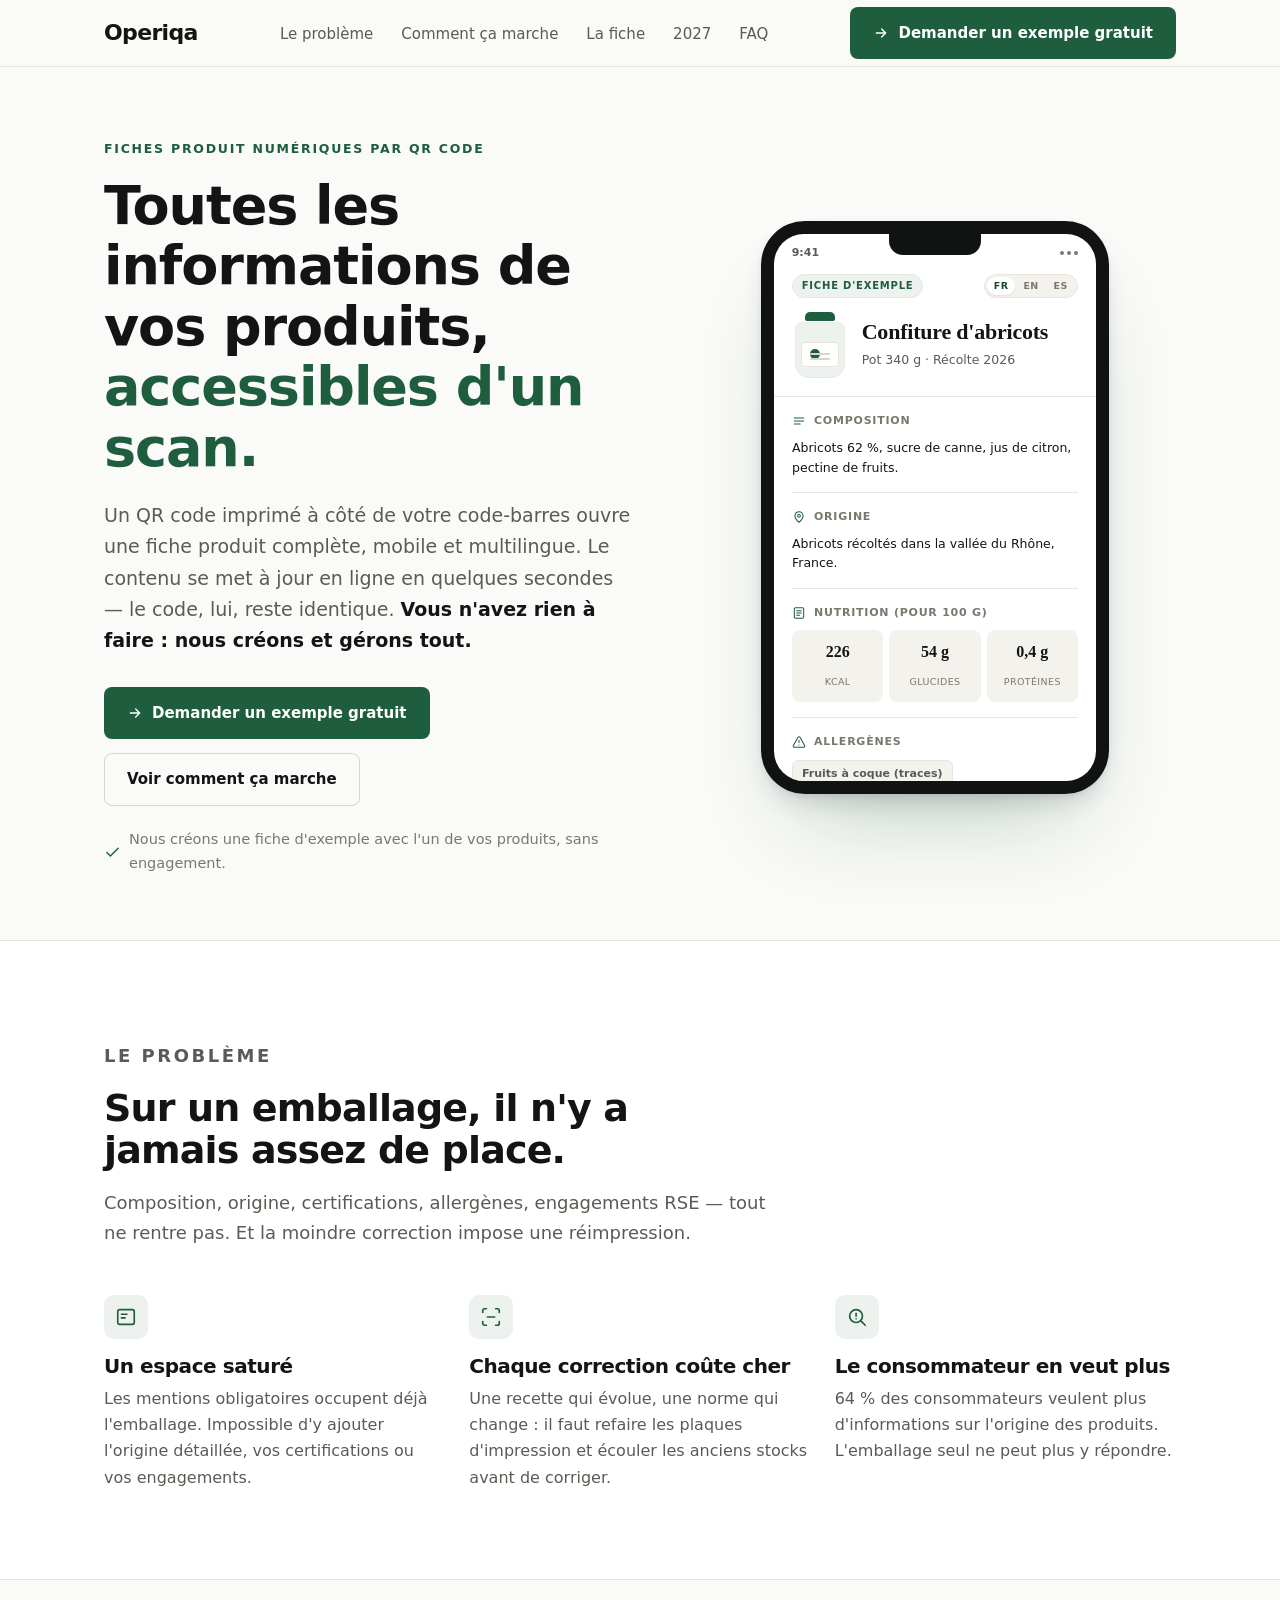
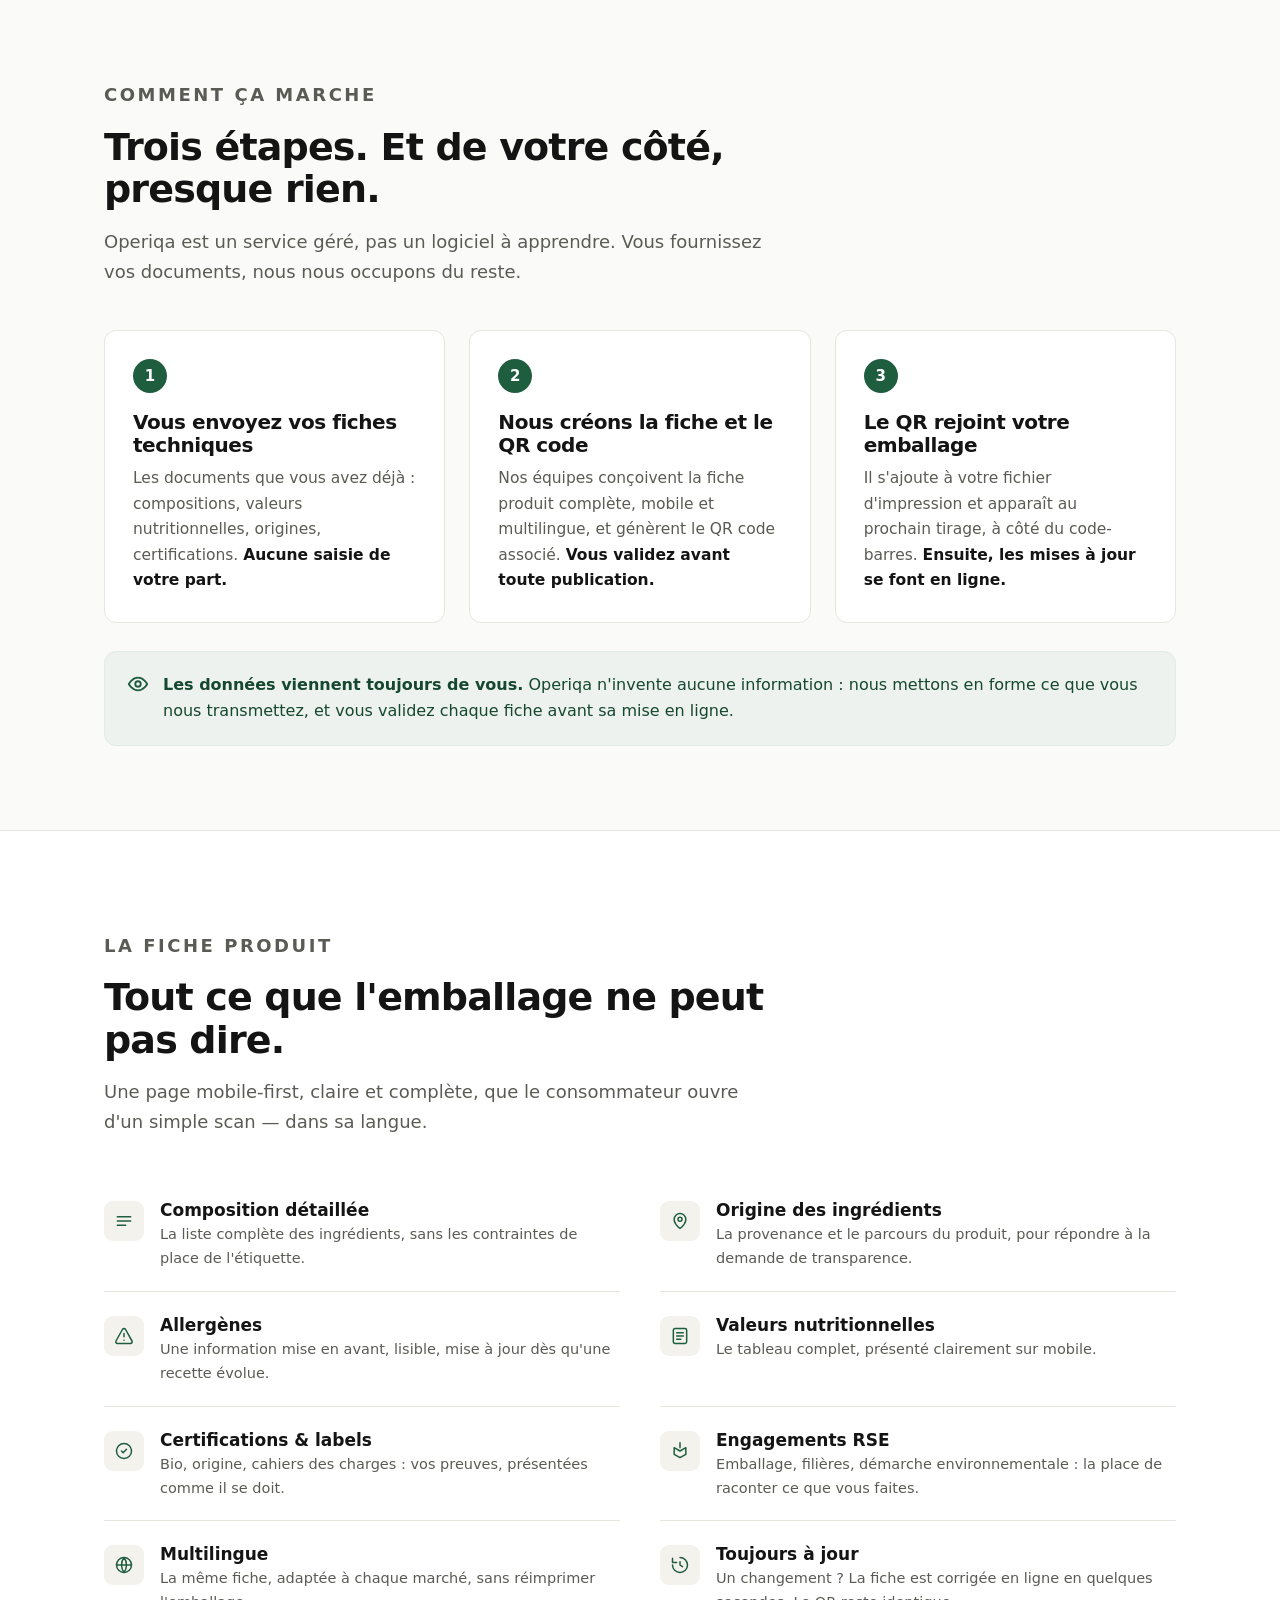
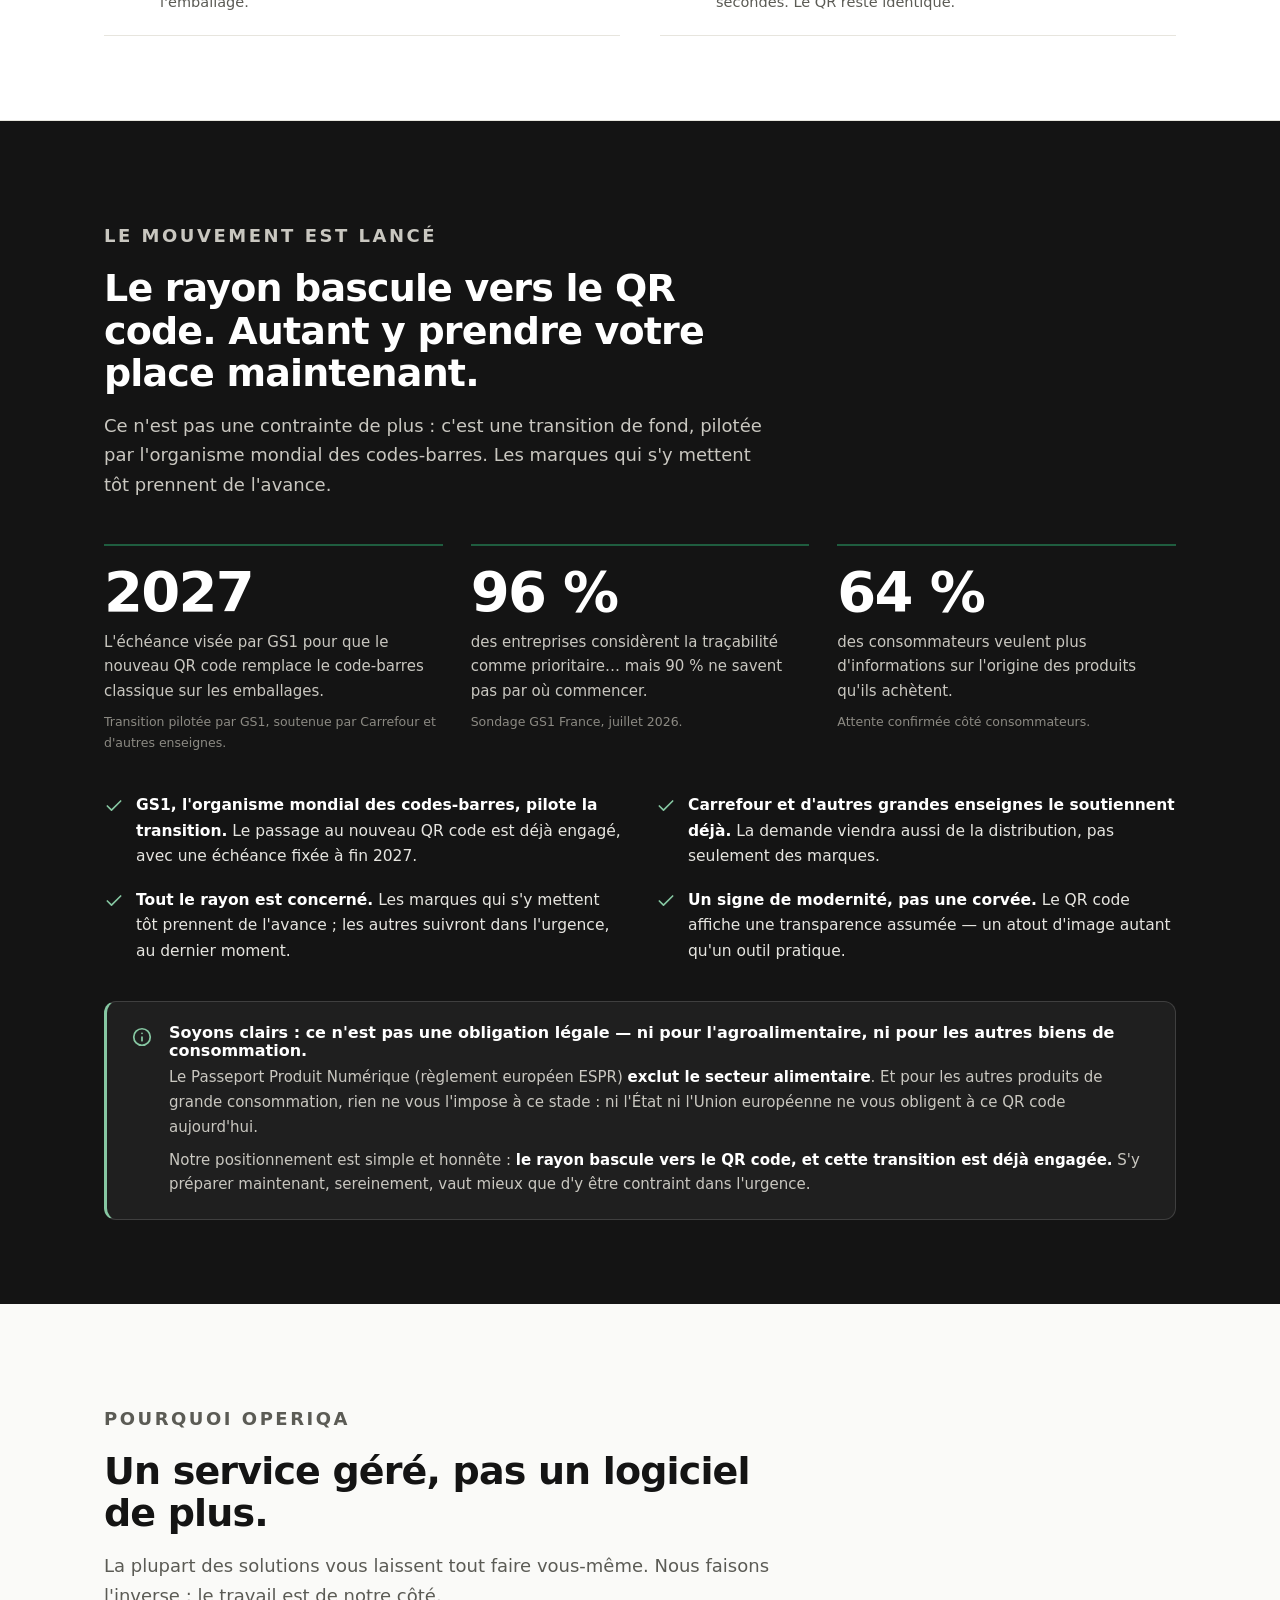
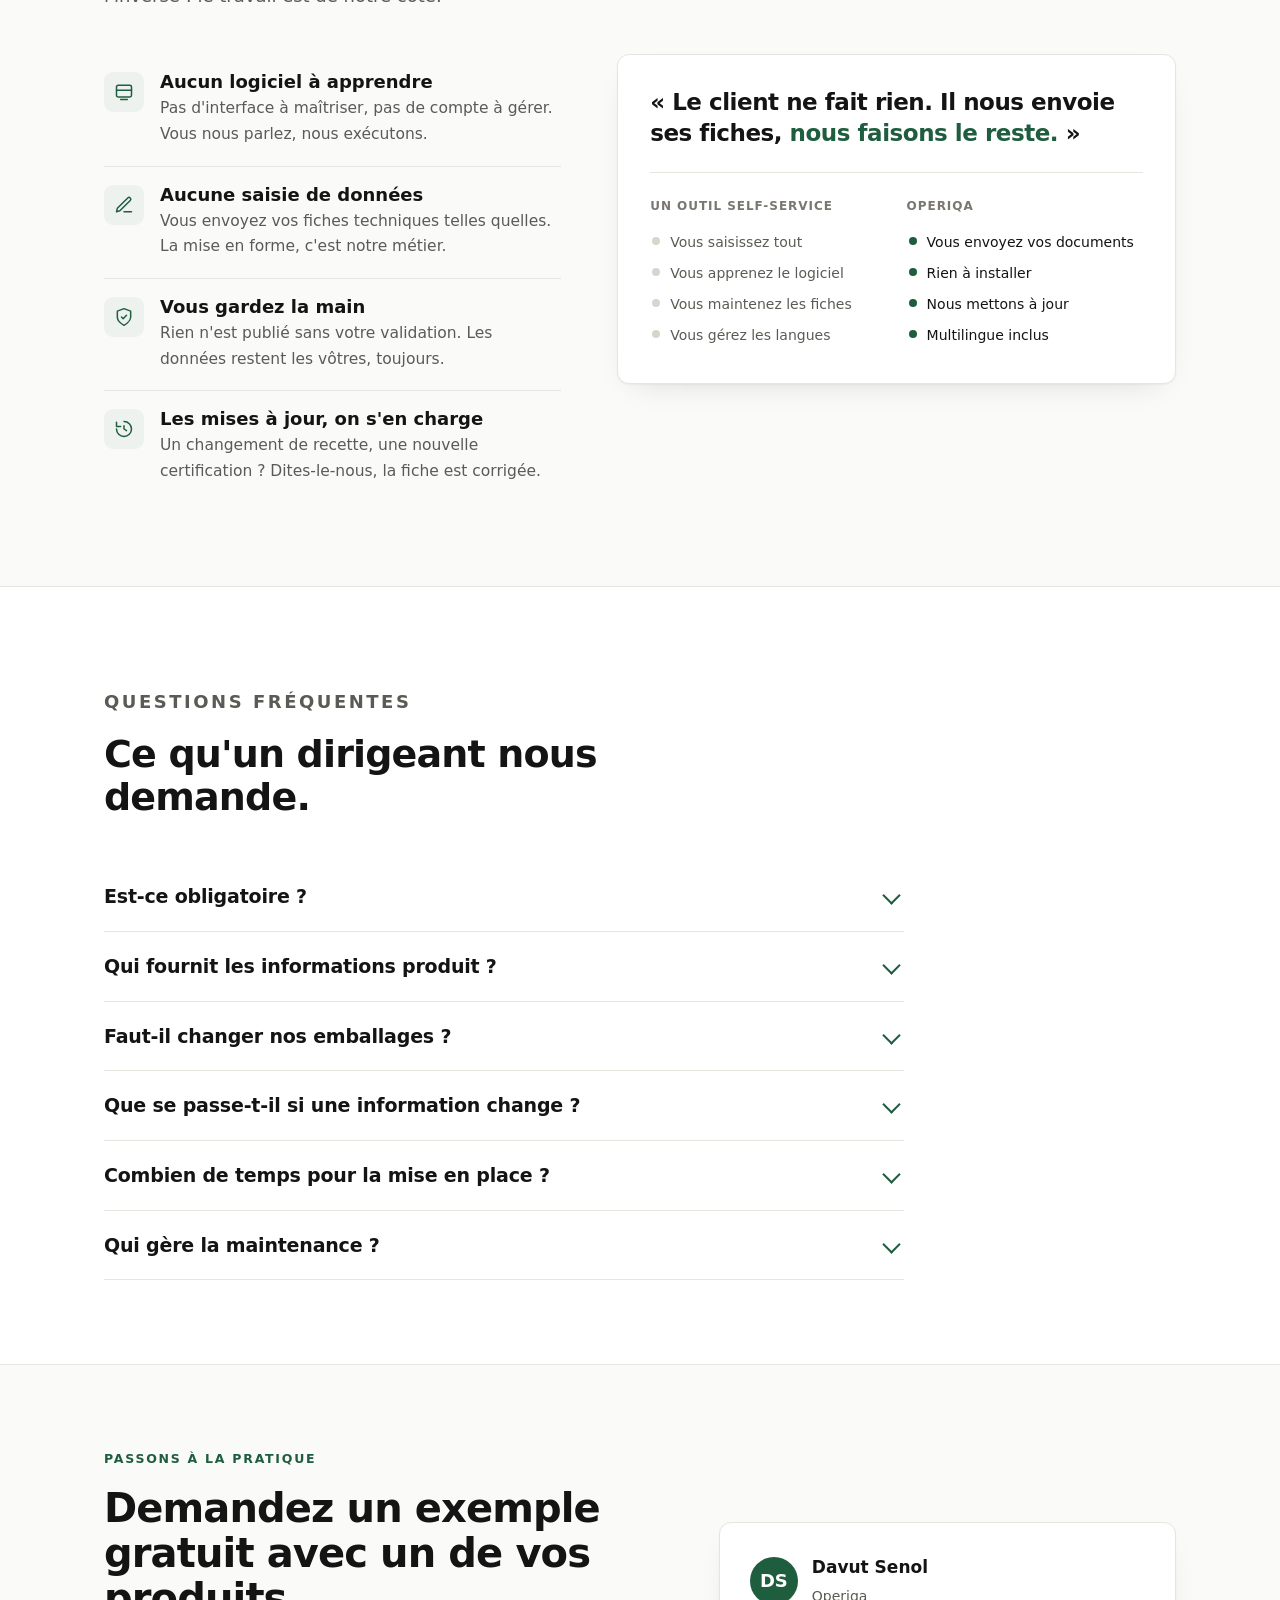
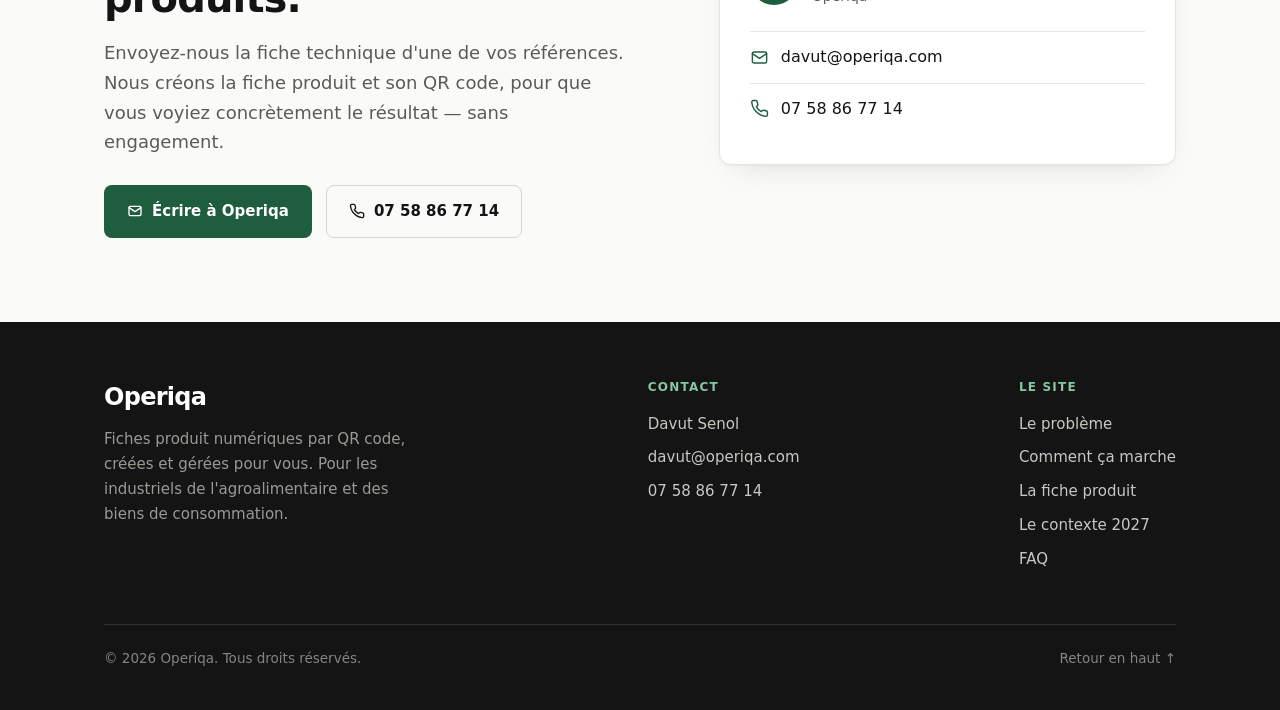
<file: index.html>
<!DOCTYPE html>
<html lang="fr">
<head>
  <meta charset="UTF-8" />
  <meta name="viewport" content="width=device-width, initial-scale=1.0" />
  <title>Operiqa — Fiches produit par QR code pour l'agroalimentaire et les biens de consommation</title>
  <meta name="description" content="Operiqa crée et gère vos fiches produit numériques accessibles par QR code, pour l'agroalimentaire et les biens de consommation vendus en GMS. Composition, origine, allergènes, certifications, RSE — mises à jour en ligne en quelques secondes. Un service géré, vous n'avez rien à faire." />
  <meta name="theme-color" content="#1F5D3F" />

  <!-- Open Graph -->
  <meta property="og:type" content="website" />
  <meta property="og:site_name" content="Operiqa" />
  <meta property="og:locale" content="fr_FR" />
  <meta property="og:title" content="Operiqa — Fiches produit par QR code pour l'agroalimentaire et les biens de consommation" />
  <meta property="og:description" content="Toutes les informations de vos produits, accessibles d'un scan. Un service géré : nous créons vos fiches produit, générons les QR codes et gérons les mises à jour." />
  <meta property="og:url" content="https://operiqa.com/" />
  <!-- og:image à fournir (aucune image distante embarquée pour rester autonome) -->

  <link rel="apple-touch-icon" sizes="180x180" href="apple-touch-icon.png" />
  <link rel="icon" type="image/svg+xml" href="favicon.svg" />
  <link rel="icon" type="image/png" sizes="32x32" href="favicon-32x32.png" />
  <link rel="icon" type="image/png" sizes="16x16" href="favicon-16x16.png" />
  <link rel="icon" type="image/x-icon" href="favicon.ico" />
  <link rel="manifest" href="site.webmanifest" />

  <style>
    /* ---------- Tokens ---------- */
    :root {
      --bg: #FAFAF8;
      --surface: #FFFFFF;
      --surface-2: #F4F2EC;
      --ink: #141414;
      --muted: #5B5B55;
      --muted-2: #7A776F;
      --border: #E7E5DE;
      --border-strong: #D8D5CC;
      --accent: #1F5D3F;
      --accent-dark: #16472F;
      --accent-tint: #EDF2EE;
      --accent-tint-2: #E2EBE4;

      --font-serif: Georgia, "Iowan Old Style", "Times New Roman", "Noto Serif", serif;
      --font-sans: system-ui, -apple-system, "Segoe UI", Roboto, "Helvetica Neue", Arial, sans-serif;

      --maxw: 1120px;
      --radius: 12px;
      --radius-sm: 8px;
      --shadow: 0 1px 2px rgba(20,20,20,.04), 0 12px 32px -18px rgba(20,20,20,.18);
    }

    /* ---------- Reset ---------- */
    *, *::before, *::after { box-sizing: border-box; }
    html { scroll-behavior: smooth; -webkit-text-size-adjust: 100%; }
    body {
      margin: 0;
      background: var(--bg);
      color: var(--ink);
      font-family: var(--font-sans);
      font-size: 17px;
      line-height: 1.65;
      -webkit-font-smoothing: antialiased;
      text-rendering: optimizeLegibility;
    }
    img { max-width: 100%; display: block; }
    h1, h2, h3 { font-family: var(--font-sans); font-weight: 800; line-height: 1.12; letter-spacing: -0.022em; margin: 0; }
    p { margin: 0; }
    a { color: var(--accent); text-decoration: none; }
    a:hover { text-decoration: underline; }

    :focus-visible { outline: 2px solid var(--accent); outline-offset: 3px; border-radius: 3px; }

    /* ---------- Layout ---------- */
    .wrap { width: 100%; max-width: var(--maxw); margin: 0 auto; padding: 0 24px; }
    section { padding: 84px 0; }
    .eyebrow {
      font-family: var(--font-sans);
      font-size: 12.5px; font-weight: 700; letter-spacing: 0.14em; text-transform: uppercase;
      color: var(--accent); margin: 0 0 16px;
    }
    .section-head { max-width: 62ch; margin-bottom: 44px; }
    .section-head h2 { font-size: clamp(26px, 3.4vw, 38px); }
    .section-head p { color: var(--muted); font-size: 18px; margin-top: 16px; }
    .lede { color: var(--muted); }

    /* Skip link */
    .skip {
      position: absolute; left: 16px; top: -60px; z-index: 1000;
      background: var(--ink); color: #fff; padding: 10px 16px; border-radius: 8px;
      transition: top .2s ease;
    }
    .skip:focus { top: 16px; text-decoration: none; }

    /* ---------- Buttons ---------- */
    .btn {
      display: inline-flex; align-items: center; gap: 9px;
      font-family: var(--font-sans); font-size: 15px; font-weight: 600;
      padding: 13px 22px; border-radius: var(--radius-sm);
      border: 1px solid transparent; cursor: pointer; transition: background .18s ease, border-color .18s ease, color .18s ease, transform .05s ease;
      text-decoration: none; white-space: nowrap;
    }
    .btn:hover { text-decoration: none; }
    .btn:active { transform: translateY(1px); }
    .btn-primary { background: var(--accent); color: #fff; }
    .btn-primary:hover { background: var(--accent-dark); color: #fff; }
    .btn-ghost { background: transparent; color: var(--ink); border-color: var(--border-strong); }
    .btn-ghost:hover { border-color: var(--ink); }
    .btn svg { width: 16px; height: 16px; flex: none; }

    /* ---------- Nav ---------- */
    header.nav {
      position: sticky; top: 0; z-index: 100;
      background: rgba(250,250,248,.88);
      backdrop-filter: saturate(140%) blur(8px);
      border-bottom: 1px solid var(--border);
    }
    .nav-inner { display: flex; align-items: center; justify-content: space-between; height: 66px; }
    .brand { font-family: var(--font-sans); font-size: 22px; font-weight: 800; letter-spacing: -0.03em; color: var(--ink); }
    .brand:hover { text-decoration: none; }
    .brand b { color: inherit; font-weight: 800; }
    .nav-links { display: flex; align-items: center; gap: 28px; list-style: none; margin: 0; padding: 0; }
    .nav-links a { color: var(--muted); font-size: 15px; font-weight: 500; }
    .nav-links a:hover { color: var(--ink); text-decoration: none; }
    .nav-cta { display: flex; align-items: center; gap: 14px; }
    .nav-toggle { display: none; }

    @media (max-width: 900px) {
      .nav-links { display: none; }
      .nav-cta .btn span { display: none; }
      .nav-cta .btn { padding: 11px 14px; }
    }

    /* ---------- Hero ---------- */
    .hero { padding: 72px 0 64px; }
    .hero-grid { display: grid; grid-template-columns: 1.05fr 0.95fr; gap: 56px; align-items: center; }
    .hero h1 { font-size: clamp(34px, 5vw, 54px); letter-spacing: -0.02em; }
    .hero h1 .em { color: var(--accent); }
    .hero-sub { color: var(--muted); font-size: 19px; margin-top: 22px; max-width: 46ch; }
    .hero-sub strong { color: var(--ink); font-weight: 600; }
    .hero-actions { display: flex; flex-wrap: wrap; gap: 14px; margin-top: 30px; align-items: center; }
    .hero-note { display: flex; align-items: center; gap: 8px; margin-top: 22px; color: var(--muted-2); font-size: 14.5px; }
    .hero-note svg { width: 17px; height: 17px; color: var(--accent); flex: none; }

    /* ---------- Phone mockup ---------- */
    .phone-stage { display: flex; justify-content: center; }
    .phone {
      width: min(348px, calc(100vw - 56px)); background: #101311; border-radius: 44px; padding: 13px;
      position: relative;
      /* Ombre portée travaillée : contact net + diffusion large teintée accent */
      box-shadow:
        0 2px 6px rgba(20,20,20,.05),
        0 14px 30px -14px rgba(20,20,20,.24),
        0 52px 96px -40px rgba(31,93,63,.30);
    }
    .phone-screen { background: var(--surface); border-radius: 30px; overflow: hidden; position: relative; }
    .phone-notch { position: absolute; top: 12px; left: 50%; transform: translateX(-50%); width: 92px; height: 22px; background: #101311; border-radius: 0 0 14px 14px; z-index: 3; }
    .pf-status { display: flex; justify-content: space-between; align-items: center; padding: 10px 18px 4px; font-size: 11px; color: var(--muted); font-weight: 600; }
    .pf-status .dots { display: flex; gap: 3px; }
    .pf-status .dots i { width: 4px; height: 4px; border-radius: 50%; background: var(--muted-2); display: block; }

    /* Sélecteur de langue discret */
    .pf-lang { display: inline-flex; gap: 1px; background: var(--surface-2); border: 1px solid var(--border); border-radius: 999px; padding: 2px; }
    .pf-lang span { font-size: 9.5px; font-weight: 700; letter-spacing: .04em; color: var(--muted-2); padding: 2px 7px; border-radius: 999px; line-height: 1.5; }
    .pf-lang span.on { background: var(--surface); color: var(--accent-dark); box-shadow: 0 1px 2px rgba(20,20,20,.08); }

    .pf-hero { padding: 8px 18px 18px; border-bottom: 1px solid var(--border); }
    .pf-hero-top { display: flex; align-items: center; justify-content: space-between; gap: 10px; }
    .pf-badge { display: inline-block; font-size: 10px; font-weight: 700; letter-spacing: .08em; text-transform: uppercase; color: var(--accent); background: var(--accent-tint); border: 1px solid var(--accent-tint-2); padding: 3px 9px; border-radius: 999px; }
    .pf-hero-main { display: flex; align-items: center; gap: 14px; margin-top: 14px; }

    /* Vignette produit — pot de confiture en CSS pur (pas d'image) */
    .pf-thumb { width: 56px; height: 66px; position: relative; flex: none; }
    .pf-thumb .lid { position: absolute; top: 0; left: 13px; right: 13px; height: 9px; background: var(--accent); border-radius: 5px 5px 2px 2px; }
    .pf-thumb .jar { position: absolute; top: 10px; left: 3px; right: 3px; bottom: 0; background: var(--accent-tint); border: 1.5px solid var(--accent-tint-2); border-radius: 7px 7px 14px 14px; }
    .pf-thumb .label { position: absolute; left: 9px; right: 9px; top: 30px; bottom: 11px; background: var(--surface); border: 1px solid var(--border); border-radius: 4px; overflow: hidden; }
    .pf-thumb .label::before { content: ""; position: absolute; left: 8px; top: 6px; width: 10px; height: 10px; border-radius: 50%; background: var(--accent); }
    .pf-thumb .label::after { content: ""; position: absolute; left: 8px; right: 8px; bottom: 6px; height: 2px; border-radius: 2px; background: var(--border-strong); box-shadow: 0 -5px 0 var(--border-strong); }

    .pf-title { font-family: var(--font-serif); font-size: 22px; font-weight: 700; color: var(--ink); line-height: 1.12; letter-spacing: -0.01em; }
    .pf-sub { font-size: 12.5px; color: var(--muted); margin-top: 5px; }

    /* Fenêtre de défilement automatique */
    .pf-body { height: 384px; overflow: hidden; padding: 0 18px; }
    .pf-track { will-change: transform; animation: pf-scroll 34s linear infinite; }
    .phone:hover .pf-track, .phone:focus-within .pf-track { animation-play-state: paused; }
    @keyframes pf-scroll { from { transform: translateY(0); } to { transform: translateY(-50%); } }

    .pf-block { padding: 15px 0; border-bottom: 1px solid var(--border); }
    .pf-block h4 { display: flex; align-items: center; gap: 8px; font-family: var(--font-sans); font-size: 11px; font-weight: 700; letter-spacing: .07em; text-transform: uppercase; color: var(--muted-2); margin: 0 0 8px; }
    .pf-block h4 svg { width: 14px; height: 14px; color: var(--accent); flex: none; }
    .pf-block p { font-size: 12.5px; color: var(--ink); line-height: 1.55; }
    .pf-tags { display: flex; flex-wrap: wrap; gap: 6px; }
    .pf-tag { font-size: 11px; font-weight: 600; color: var(--accent-dark); background: var(--accent-tint); border: 1px solid var(--accent-tint-2); border-radius: 6px; padding: 4px 9px; }
    .pf-tag-plain { font-size: 11px; font-weight: 600; color: var(--muted); background: var(--surface-2); border: 1px solid var(--border); border-radius: 6px; padding: 4px 9px; }
    .pf-rse { font-size: 12px; color: var(--ink); line-height: 1.55; }
    .pf-rse span { color: var(--muted-2); }
    .pf-nutri { display: grid; grid-template-columns: repeat(3, 1fr); gap: 6px; }
    .pf-nutri div { background: var(--surface-2); border-radius: 8px; padding: 9px 6px; text-align: center; }
    .pf-nutri b { display: block; font-family: var(--font-serif); font-size: 16px; color: var(--ink); }
    .pf-nutri span { font-size: 9.5px; color: var(--muted-2); text-transform: uppercase; letter-spacing: .04em; }

    /* Respect strict de prefers-reduced-motion : aucune animation, tout visible */
    @media (prefers-reduced-motion: reduce) {
      .pf-body { height: auto; overflow: visible; }
      .pf-track { animation: none; }
      .pf-track .pf-set-dup { display: none; }
    }

    /* ---------- Problem ---------- */
    .problem { background: var(--surface); border-top: 1px solid var(--border); border-bottom: 1px solid var(--border); }
    .grid-3 { display: grid; grid-template-columns: repeat(3, 1fr); gap: 24px; }
    .pcard { padding: 4px 0; }
    .pcard .pico { width: 44px; height: 44px; border-radius: 10px; background: var(--accent-tint); display: flex; align-items: center; justify-content: center; margin-bottom: 16px; }
    .pcard .pico svg { width: 22px; height: 22px; color: var(--accent); }
    .pcard h3 { font-size: 20px; margin-bottom: 8px; }
    .pcard p { color: var(--muted); font-size: 16px; }

    /* ---------- Steps ---------- */
    .steps { display: grid; grid-template-columns: repeat(3, 1fr); gap: 24px; }
    .step { background: var(--surface); border: 1px solid var(--border); border-radius: var(--radius); padding: 28px; position: relative; }
    .step-num { font-family: var(--font-sans); font-size: 15px; font-weight: 700; color: #fff; background: var(--accent); width: 34px; height: 34px; border-radius: 999px; display: flex; align-items: center; justify-content: center; margin-bottom: 18px; }
    .step h3 { font-size: 20px; margin-bottom: 10px; }
    .step p { color: var(--muted); font-size: 15.5px; }
    .step p em { color: var(--ink); font-style: normal; font-weight: 600; }

    .reassure {
      margin-top: 28px; display: flex; align-items: flex-start; gap: 14px;
      background: var(--accent-tint); border: 1px solid var(--accent-tint-2); border-radius: var(--radius);
      padding: 20px 22px; color: var(--accent-dark); font-size: 16px;
    }
    .reassure svg { width: 22px; height: 22px; flex: none; color: var(--accent); margin-top: 1px; }
    .reassure strong { color: var(--accent-dark); }

    /* ---------- Contents (anatomy) ---------- */
    .contents { background: var(--surface); border-top: 1px solid var(--border); border-bottom: 1px solid var(--border); }
    .anatomy { display: grid; grid-template-columns: repeat(2, 1fr); gap: 4px 40px; }
    .arow { display: flex; gap: 16px; padding: 20px 0; border-bottom: 1px solid var(--border); }
    .arow .aico { width: 40px; height: 40px; border-radius: 9px; background: var(--surface-2); display: flex; align-items: center; justify-content: center; flex: none; }
    .arow .aico svg { width: 20px; height: 20px; color: var(--accent); }
    .arow h3 { font-size: 17px; margin-bottom: 3px; font-family: var(--font-sans); font-weight: 700; letter-spacing: 0; }
    .arow p { font-size: 14.5px; color: var(--muted); }

    /* ---------- 2027 context ---------- */
    .ctx { background: var(--ink); color: #fff; }
    .ctx .eyebrow { color: #86C7A2; }
    .ctx .section-head h2 { color: #fff; }
    .ctx .section-head p { color: #C9C7C0; }
    .stats { display: grid; grid-template-columns: repeat(3, 1fr); gap: 28px; margin: 8px 0 40px; }
    .stat { border-top: 2px solid var(--accent); padding-top: 18px; }
    .stat .big { font-family: var(--font-sans); font-size: clamp(38px, 6vw, 56px); font-weight: 800; letter-spacing: -0.03em; line-height: 1; color: #fff; }
    .stat .lbl { color: #C9C7C0; font-size: 15px; margin-top: 10px; }
    .stat .src { color: #8C8A83; font-size: 12.5px; margin-top: 8px; }

    .ctx-points { display: grid; grid-template-columns: repeat(2, 1fr); gap: 18px 32px; margin-bottom: 36px; }
    .ctx-point { display: flex; gap: 12px; }
    .ctx-point svg { width: 20px; height: 20px; color: #86C7A2; flex: none; margin-top: 3px; }
    .ctx-point p { color: #E6E5E0; font-size: 15.5px; }
    .ctx-point p b { color: #fff; font-weight: 600; }

    .honesty {
      display: flex; gap: 16px; align-items: flex-start;
      background: rgba(255,255,255,.05); border: 1px solid rgba(255,255,255,.14);
      border-left: 3px solid #86C7A2; border-radius: var(--radius); padding: 22px 24px;
    }
    .honesty svg { width: 22px; height: 22px; color: #86C7A2; flex: none; margin-top: 2px; }
    .honesty h3 { font-family: var(--font-sans); font-size: 16px; font-weight: 700; color: #fff; margin-bottom: 6px; letter-spacing: 0; }
    .honesty p { color: #C9C7C0; font-size: 15px; }
    .honesty p + p { margin-top: 8px; }
    .honesty strong { color: #fff; }

    /* ---------- Why Operiqa ---------- */
    .why-grid { display: grid; grid-template-columns: 0.9fr 1.1fr; gap: 56px; align-items: start; }
    .why-list { list-style: none; margin: 0; padding: 0; }
    .why-list li { display: flex; gap: 16px; padding: 18px 0; border-bottom: 1px solid var(--border); }
    .why-list li:last-child { border-bottom: 0; }
    .why-list .wico { width: 40px; height: 40px; border-radius: 9px; background: var(--accent-tint); display: flex; align-items: center; justify-content: center; flex: none; }
    .why-list .wico svg { width: 20px; height: 20px; color: var(--accent); }
    .why-list h3 { font-size: 18px; margin-bottom: 4px; font-family: var(--font-sans); font-weight: 700; letter-spacing: 0; }
    .why-list p { color: var(--muted); font-size: 15.5px; }
    .why-aside {
      background: var(--surface); border: 1px solid var(--border); border-radius: var(--radius);
      padding: 32px; box-shadow: var(--shadow);
    }
    .why-aside .q { font-family: var(--font-sans); font-weight: 800; font-size: 23px; line-height: 1.32; letter-spacing: -0.02em; color: var(--ink); }
    .why-aside .q .em { color: var(--accent); }
    .why-aside hr { border: 0; border-top: 1px solid var(--border); margin: 24px 0; }
    .why-aside .compare { display: grid; grid-template-columns: 1fr 1fr; gap: 20px; }
    .why-aside .compare h4 { font-family: var(--font-sans); font-size: 12px; text-transform: uppercase; letter-spacing: .08em; color: var(--muted-2); margin: 0 0 10px; font-weight: 700; }
    .why-aside .compare ul { list-style: none; margin: 0; padding: 0; }
    .why-aside .compare li { font-size: 14px; color: var(--muted); padding: 4px 0 4px 20px; position: relative; }
    .why-aside .compare li::before { content: ""; position: absolute; left: 2px; top: 10px; width: 8px; height: 8px; border-radius: 50%; }
    .why-aside .compare .them li::before { background: var(--border-strong); }
    .why-aside .compare .us li { color: var(--ink); }
    .why-aside .compare .us li::before { background: var(--accent); }

    /* ---------- FAQ ---------- */
    .faq { background: var(--surface); border-top: 1px solid var(--border); border-bottom: 1px solid var(--border); }
    .faq-list { max-width: 800px; }
    details.qa { border-bottom: 1px solid var(--border); }
    details.qa summary {
      list-style: none; cursor: pointer; padding: 22px 44px 22px 0; position: relative;
      font-family: var(--font-sans); font-size: 19px; font-weight: 700; letter-spacing: -0.01em; color: var(--ink); line-height: 1.3;
    }
    details.qa summary::-webkit-details-marker { display: none; }
    details.qa summary::after {
      content: ""; position: absolute; right: 6px; top: 27px; width: 13px; height: 13px;
      border-right: 2px solid var(--accent); border-bottom: 2px solid var(--accent);
      transform: rotate(45deg); transition: transform .2s ease;
    }
    details.qa[open] summary::after { transform: rotate(-135deg); top: 32px; }
    details.qa .a { padding: 0 44px 24px 0; color: var(--muted); font-size: 16.5px; }
    details.qa .a p + p { margin-top: 12px; }
    details.qa .a strong { color: var(--ink); font-weight: 600; }

    /* ---------- Contact ---------- */
    .contact-grid { display: grid; grid-template-columns: 1.1fr 0.9fr; gap: 56px; align-items: center; }
    .contact h2 { font-size: clamp(28px, 3.6vw, 40px); }
    .contact .lede { font-size: 18px; margin-top: 18px; max-width: 46ch; }
    .contact-actions { margin-top: 28px; display: flex; flex-wrap: wrap; gap: 14px; }
    .contact-card { background: var(--surface); border: 1px solid var(--border); border-radius: var(--radius); padding: 30px; box-shadow: var(--shadow); }
    .contact-card .who { display: flex; align-items: center; gap: 14px; margin-bottom: 22px; }
    .contact-card .avatar { width: 48px; height: 48px; border-radius: 50%; background: var(--accent); color: #fff; display: flex; align-items: center; justify-content: center; font-family: var(--font-sans); font-size: 18px; font-weight: 700; letter-spacing: -0.01em; flex: none; }
    .contact-card .who b { display: block; font-size: 17px; color: var(--ink); }
    .contact-card .who span { font-size: 14px; color: var(--muted); }
    .contact-line { display: flex; align-items: center; gap: 12px; padding: 12px 0; border-top: 1px solid var(--border); font-size: 16px; }
    .contact-line svg { width: 19px; height: 19px; color: var(--accent); flex: none; }
    .contact-line a { color: var(--ink); font-weight: 500; }
    .contact-line a:hover { color: var(--accent); }

    /* ---------- Footer ---------- */
    footer.site { background: var(--ink); color: #C9C7C0; padding: 56px 0 40px; }
    .foot-grid { display: flex; justify-content: space-between; align-items: flex-start; gap: 40px; flex-wrap: wrap; }
    .foot-brand { font-family: var(--font-sans); font-size: 24px; font-weight: 800; color: #fff; letter-spacing: -0.03em; }
    .foot-brand b { color: inherit; }
    .foot-tag { color: #9B9992; font-size: 15px; margin-top: 10px; max-width: 34ch; }
    .foot-col h4 { font-size: 12px; text-transform: uppercase; letter-spacing: .1em; color: #86C7A2; margin: 0 0 14px; font-weight: 700; }
    .foot-col a, .foot-col p { display: block; color: #C9C7C0; font-size: 15px; margin-bottom: 9px; }
    .foot-col a:hover { color: #fff; }
    .foot-bottom { display: flex; justify-content: space-between; align-items: center; gap: 16px; flex-wrap: wrap; margin-top: 44px; padding-top: 22px; border-top: 1px solid rgba(255,255,255,.12); color: #86847D; font-size: 13.5px; }
    .foot-bottom a { color: #86847D; }
    .foot-bottom a:hover { color: #fff; }

    /* ---------- Responsive ---------- */
    @media (max-width: 900px) {
      section { padding: 60px 0; }
      .hero-grid { grid-template-columns: 1fr; gap: 44px; }
      .hero { padding: 48px 0 40px; }
      .grid-3, .steps, .anatomy, .stats, .ctx-points { grid-template-columns: 1fr; }
      .why-grid, .contact-grid { grid-template-columns: 1fr; gap: 36px; }
      .anatomy { gap: 0; }
      .phone-stage { order: -1; }
    }
    @media (max-width: 560px) {
      body { font-size: 16px; }
      .wrap { padding: 0 18px; }
      .why-aside .compare { grid-template-columns: 1fr; }
      .foot-grid { flex-direction: column; gap: 28px; }
    }

    @media (prefers-reduced-motion: reduce) {
      html { scroll-behavior: auto; }
      * { transition: none !important; }
    }
  </style>
</head>
<body>
  <a class="skip" href="#main">Aller au contenu</a>

  <!-- ============ NAV ============ -->
  <header class="nav">
    <div class="wrap nav-inner">
      <a class="brand" href="#top" aria-label="Operiqa, accueil">Oper<b>iqa</b></a>
      <nav aria-label="Navigation principale">
        <ul class="nav-links">
          <li><a href="#probleme">Le problème</a></li>
          <li><a href="#etapes">Comment ça marche</a></li>
          <li><a href="#fiche">La fiche</a></li>
          <li><a href="#contexte">2027</a></li>
          <li><a href="#faq">FAQ</a></li>
        </ul>
      </nav>
      <div class="nav-cta">
        <a class="btn btn-primary" href="#contact">
          <svg viewBox="0 0 24 24" fill="none" stroke="currentColor" stroke-width="2" stroke-linecap="round" stroke-linejoin="round" aria-hidden="true"><path d="M5 12h14M13 6l6 6-6 6"/></svg>
          <span>Demander un exemple gratuit</span>
        </a>
      </div>
    </div>
  </header>

  <main id="main">
    <span id="top"></span>

    <!-- ============ HERO ============ -->
    <section class="hero">
      <div class="wrap hero-grid">
        <div class="hero-copy">
          <p class="eyebrow">Fiches produit numériques par QR code</p>
          <h1>Toutes les informations de vos produits, <span class="em">accessibles d'un scan.</span></h1>
          <p class="hero-sub">
            Un QR code imprimé à côté de votre code-barres ouvre une fiche produit complète, mobile et multilingue.
            Le contenu se met à jour en ligne en quelques secondes — le code, lui, reste identique.
            <strong>Vous n'avez rien à faire : nous créons et gérons tout.</strong>
          </p>
          <div class="hero-actions">
            <a class="btn btn-primary" href="#contact">
              <svg viewBox="0 0 24 24" fill="none" stroke="currentColor" stroke-width="2" stroke-linecap="round" stroke-linejoin="round" aria-hidden="true"><path d="M5 12h14M13 6l6 6-6 6"/></svg>
              Demander un exemple gratuit
            </a>
            <a class="btn btn-ghost" href="#etapes">Voir comment ça marche</a>
          </div>
          <p class="hero-note">
            <svg viewBox="0 0 24 24" fill="none" stroke="currentColor" stroke-width="2" stroke-linecap="round" stroke-linejoin="round" aria-hidden="true"><path d="M20 6 9 17l-5-5"/></svg>
            Nous créons une fiche d'exemple avec l'un de vos produits, sans engagement.
          </p>
        </div>

        <!-- Phone mockup (démo visuelle, HTML/CSS pur) -->
        <div class="phone-stage">
          <div class="phone" role="img" aria-label="Aperçu d'une fiche produit Operiqa affichée sur mobile : produit d'exemple « Confiture d'abricots », avec composition, origine, valeurs nutritionnelles, allergènes, certifications et engagements RSE, disponible en plusieurs langues.">
            <div class="phone-notch" aria-hidden="true"></div>
            <div class="phone-screen">
              <div class="pf-status" aria-hidden="true">
                <span>9:41</span>
                <span class="dots"><i></i><i></i><i></i></span>
              </div>
              <div class="pf-hero" aria-hidden="true">
                <div class="pf-hero-top">
                  <span class="pf-badge">Fiche d'exemple</span>
                  <span class="pf-lang"><span class="on">FR</span><span>EN</span><span>ES</span></span>
                </div>
                <div class="pf-hero-main">
                  <span class="pf-thumb"><span class="lid"></span><span class="jar"></span><span class="label"></span></span>
                  <div>
                    <div class="pf-title">Confiture d'abricots</div>
                    <div class="pf-sub">Pot 340 g · Récolte 2026</div>
                  </div>
                </div>
              </div>
              <div class="pf-body" aria-hidden="true">
                <div class="pf-track">
                  <div class="pf-set">
                    <div class="pf-block">
                      <h4><svg viewBox="0 0 24 24" fill="none" stroke="currentColor" stroke-width="1.8" stroke-linecap="round" stroke-linejoin="round"><path d="M4 7h16M4 12h16M4 17h10"/></svg>Composition</h4>
                      <p>Abricots 62 %, sucre de canne, jus de citron, pectine de fruits.</p>
                    </div>
                    <div class="pf-block">
                      <h4><svg viewBox="0 0 24 24" fill="none" stroke="currentColor" stroke-width="1.8" stroke-linecap="round" stroke-linejoin="round"><path d="M12 21s-7-5.2-7-11a7 7 0 0 1 14 0c0 5.8-7 11-7 11Z"/><circle cx="12" cy="10" r="2.4"/></svg>Origine</h4>
                      <p>Abricots récoltés dans la vallée du Rhône, France.</p>
                    </div>
                    <div class="pf-block">
                      <h4><svg viewBox="0 0 24 24" fill="none" stroke="currentColor" stroke-width="1.8" stroke-linecap="round" stroke-linejoin="round"><rect x="4" y="3" width="16" height="18" rx="2"/><path d="M8 8h8M8 12h8M8 16h5"/></svg>Nutrition (pour 100 g)</h4>
                      <div class="pf-nutri">
                        <div><b>226</b><span>kcal</span></div>
                        <div><b>54 g</b><span>Glucides</span></div>
                        <div><b>0,4 g</b><span>Protéines</span></div>
                      </div>
                    </div>
                    <div class="pf-block">
                      <h4><svg viewBox="0 0 24 24" fill="none" stroke="currentColor" stroke-width="1.8" stroke-linecap="round" stroke-linejoin="round"><path d="M12 9v4M12 17h.01"/><path d="M10.3 3.9 2.4 18a2 2 0 0 0 1.7 3h15.8a2 2 0 0 0 1.7-3L13.7 3.9a2 2 0 0 0-3.4 0Z"/></svg>Allergènes</h4>
                      <div class="pf-tags"><span class="pf-tag-plain">Fruits à coque (traces)</span></div>
                    </div>
                    <div class="pf-block">
                      <h4><svg viewBox="0 0 24 24" fill="none" stroke="currentColor" stroke-width="1.8" stroke-linecap="round" stroke-linejoin="round"><path d="m9 12 2 2 4-4"/><circle cx="12" cy="12" r="9"/></svg>Certifications</h4>
                      <div class="pf-tags"><span class="pf-tag">Sans conservateur</span><span class="pf-tag">Origine France</span></div>
                    </div>
                    <div class="pf-block">
                      <h4><svg viewBox="0 0 24 24" fill="none" stroke="currentColor" stroke-width="1.8" stroke-linecap="round" stroke-linejoin="round"><path d="M12 3a7 7 0 0 0-7 7c0 3 2 5 4 6v2h6v-2c2-1 4-3 4-6a7 7 0 0 0-7-7Z"/><path d="M9 21h6"/></svg>Engagements RSE</h4>
                      <p class="pf-rse">Emballage recyclable <span>·</span> Sans huile de palme <span>·</span> Producteurs partenaires</p>
                    </div>
                  </div>
                  <div class="pf-set pf-set-dup" aria-hidden="true">
                    <div class="pf-block">
                      <h4><svg viewBox="0 0 24 24" fill="none" stroke="currentColor" stroke-width="1.8" stroke-linecap="round" stroke-linejoin="round"><path d="M4 7h16M4 12h16M4 17h10"/></svg>Composition</h4>
                      <p>Abricots 62 %, sucre de canne, jus de citron, pectine de fruits.</p>
                    </div>
                    <div class="pf-block">
                      <h4><svg viewBox="0 0 24 24" fill="none" stroke="currentColor" stroke-width="1.8" stroke-linecap="round" stroke-linejoin="round"><path d="M12 21s-7-5.2-7-11a7 7 0 0 1 14 0c0 5.8-7 11-7 11Z"/><circle cx="12" cy="10" r="2.4"/></svg>Origine</h4>
                      <p>Abricots récoltés dans la vallée du Rhône, France.</p>
                    </div>
                    <div class="pf-block">
                      <h4><svg viewBox="0 0 24 24" fill="none" stroke="currentColor" stroke-width="1.8" stroke-linecap="round" stroke-linejoin="round"><rect x="4" y="3" width="16" height="18" rx="2"/><path d="M8 8h8M8 12h8M8 16h5"/></svg>Nutrition (pour 100 g)</h4>
                      <div class="pf-nutri">
                        <div><b>226</b><span>kcal</span></div>
                        <div><b>54 g</b><span>Glucides</span></div>
                        <div><b>0,4 g</b><span>Protéines</span></div>
                      </div>
                    </div>
                    <div class="pf-block">
                      <h4><svg viewBox="0 0 24 24" fill="none" stroke="currentColor" stroke-width="1.8" stroke-linecap="round" stroke-linejoin="round"><path d="M12 9v4M12 17h.01"/><path d="M10.3 3.9 2.4 18a2 2 0 0 0 1.7 3h15.8a2 2 0 0 0 1.7-3L13.7 3.9a2 2 0 0 0-3.4 0Z"/></svg>Allergènes</h4>
                      <div class="pf-tags"><span class="pf-tag-plain">Fruits à coque (traces)</span></div>
                    </div>
                    <div class="pf-block">
                      <h4><svg viewBox="0 0 24 24" fill="none" stroke="currentColor" stroke-width="1.8" stroke-linecap="round" stroke-linejoin="round"><path d="m9 12 2 2 4-4"/><circle cx="12" cy="12" r="9"/></svg>Certifications</h4>
                      <div class="pf-tags"><span class="pf-tag">Sans conservateur</span><span class="pf-tag">Origine France</span></div>
                    </div>
                    <div class="pf-block">
                      <h4><svg viewBox="0 0 24 24" fill="none" stroke="currentColor" stroke-width="1.8" stroke-linecap="round" stroke-linejoin="round"><path d="M12 3a7 7 0 0 0-7 7c0 3 2 5 4 6v2h6v-2c2-1 4-3 4-6a7 7 0 0 0-7-7Z"/><path d="M9 21h6"/></svg>Engagements RSE</h4>
                      <p class="pf-rse">Emballage recyclable <span>·</span> Sans huile de palme <span>·</span> Producteurs partenaires</p>
                    </div>
                  </div>
                </div>
              </div>
            </div>
          </div>
        </div>
      </div>
    </section>

    <!-- ============ PROBLÈME ============ -->
    <section class="problem" id="probleme">
      <div class="wrap">
        <div class="section-head">
          <p class="eyebrow">Le problème</p>
          <h2>Sur un emballage, il n'y a jamais assez de place.</h2>
          <p>Composition, origine, certifications, allergènes, engagements RSE — tout ne rentre pas. Et la moindre correction impose une réimpression.</p>
        </div>
        <div class="grid-3">
          <div class="pcard">
            <div class="pico"><svg viewBox="0 0 24 24" fill="none" stroke="currentColor" stroke-width="1.8" stroke-linecap="round" stroke-linejoin="round" aria-hidden="true"><rect x="3" y="4" width="18" height="16" rx="2"/><path d="M7 9h6M7 13h4"/></svg></div>
            <h3>Un espace saturé</h3>
            <p>Les mentions obligatoires occupent déjà l'emballage. Impossible d'y ajouter l'origine détaillée, vos certifications ou vos engagements.</p>
          </div>
          <div class="pcard">
            <div class="pico"><svg viewBox="0 0 24 24" fill="none" stroke="currentColor" stroke-width="1.8" stroke-linecap="round" stroke-linejoin="round" aria-hidden="true"><path d="M3 7V5a2 2 0 0 1 2-2h2M17 3h2a2 2 0 0 1 2 2v2M21 17v2a2 2 0 0 1-2 2h-2M7 21H5a2 2 0 0 1-2-2v-2"/><path d="M8 12h8"/></svg></div>
            <h3>Chaque correction coûte cher</h3>
            <p>Une recette qui évolue, une norme qui change : il faut refaire les plaques d'impression et écouler les anciens stocks avant de corriger.</p>
          </div>
          <div class="pcard">
            <div class="pico"><svg viewBox="0 0 24 24" fill="none" stroke="currentColor" stroke-width="1.8" stroke-linecap="round" stroke-linejoin="round" aria-hidden="true"><circle cx="11" cy="11" r="7"/><path d="m21 21-4.3-4.3"/><path d="M11 8v3M11 14h.01"/></svg></div>
            <h3>Le consommateur en veut plus</h3>
            <p>64 % des consommateurs veulent plus d'informations sur l'origine des produits. L'emballage seul ne peut plus y répondre.</p>
          </div>
        </div>
      </div>
    </section>

    <!-- ============ ÉTAPES ============ -->
    <section id="etapes">
      <div class="wrap">
        <div class="section-head">
          <p class="eyebrow">Comment ça marche</p>
          <h2>Trois étapes. Et de votre côté, presque rien.</h2>
          <p>Operiqa est un service géré, pas un logiciel à apprendre. Vous fournissez vos documents, nous nous occupons du reste.</p>
        </div>
        <div class="steps">
          <div class="step">
            <div class="step-num">1</div>
            <h3>Vous envoyez vos fiches techniques</h3>
            <p>Les documents que vous avez déjà : compositions, valeurs nutritionnelles, origines, certifications. <em>Aucune saisie de votre part.</em></p>
          </div>
          <div class="step">
            <div class="step-num">2</div>
            <h3>Nous créons la fiche et le QR code</h3>
            <p>Nos équipes conçoivent la fiche produit complète, mobile et multilingue, et génèrent le QR code associé. <em>Vous validez avant toute publication.</em></p>
          </div>
          <div class="step">
            <div class="step-num">3</div>
            <h3>Le QR rejoint votre emballage</h3>
            <p>Il s'ajoute à votre fichier d'impression et apparaît au prochain tirage, à côté du code-barres. <em>Ensuite, les mises à jour se font en ligne.</em></p>
          </div>
        </div>
        <div class="reassure">
          <svg viewBox="0 0 24 24" fill="none" stroke="currentColor" stroke-width="2" stroke-linecap="round" stroke-linejoin="round" aria-hidden="true"><path d="M9 12a3 3 0 1 0 6 0 3 3 0 0 0-6 0Z"/><path d="M2 12s3.5-7 10-7 10 7 10 7-3.5 7-10 7-10-7-10-7Z"/></svg>
          <p><strong>Les données viennent toujours de vous.</strong> Operiqa n'invente aucune information : nous mettons en forme ce que vous nous transmettez, et vous validez chaque fiche avant sa mise en ligne.</p>
        </div>
      </div>
    </section>

    <!-- ============ CONTENU DE LA FICHE ============ -->
    <section class="contents" id="fiche">
      <div class="wrap">
        <div class="section-head">
          <p class="eyebrow">La fiche produit</p>
          <h2>Tout ce que l'emballage ne peut pas dire.</h2>
          <p>Une page mobile-first, claire et complète, que le consommateur ouvre d'un simple scan — dans sa langue.</p>
        </div>
        <div class="anatomy">
          <div class="arow">
            <div class="aico"><svg viewBox="0 0 24 24" fill="none" stroke="currentColor" stroke-width="1.8" stroke-linecap="round" stroke-linejoin="round" aria-hidden="true"><path d="M4 7h16M4 12h16M4 17h10"/></svg></div>
            <div><h3>Composition détaillée</h3><p>La liste complète des ingrédients, sans les contraintes de place de l'étiquette.</p></div>
          </div>
          <div class="arow">
            <div class="aico"><svg viewBox="0 0 24 24" fill="none" stroke="currentColor" stroke-width="1.8" stroke-linecap="round" stroke-linejoin="round" aria-hidden="true"><path d="M12 21s-7-5.2-7-11a7 7 0 0 1 14 0c0 5.8-7 11-7 11Z"/><circle cx="12" cy="10" r="2.4"/></svg></div>
            <div><h3>Origine des ingrédients</h3><p>La provenance et le parcours du produit, pour répondre à la demande de transparence.</p></div>
          </div>
          <div class="arow">
            <div class="aico"><svg viewBox="0 0 24 24" fill="none" stroke="currentColor" stroke-width="1.8" stroke-linecap="round" stroke-linejoin="round" aria-hidden="true"><path d="M12 9v4M12 17h.01"/><path d="M10.3 3.9 2.4 18a2 2 0 0 0 1.7 3h15.8a2 2 0 0 0 1.7-3L13.7 3.9a2 2 0 0 0-3.4 0Z"/></svg></div>
            <div><h3>Allergènes</h3><p>Une information mise en avant, lisible, mise à jour dès qu'une recette évolue.</p></div>
          </div>
          <div class="arow">
            <div class="aico"><svg viewBox="0 0 24 24" fill="none" stroke="currentColor" stroke-width="1.8" stroke-linecap="round" stroke-linejoin="round" aria-hidden="true"><rect x="4" y="3" width="16" height="18" rx="2"/><path d="M8 8h8M8 12h8M8 16h5"/></svg></div>
            <div><h3>Valeurs nutritionnelles</h3><p>Le tableau complet, présenté clairement sur mobile.</p></div>
          </div>
          <div class="arow">
            <div class="aico"><svg viewBox="0 0 24 24" fill="none" stroke="currentColor" stroke-width="1.8" stroke-linecap="round" stroke-linejoin="round" aria-hidden="true"><path d="m9 12 2 2 4-4"/><circle cx="12" cy="12" r="9"/></svg></div>
            <div><h3>Certifications & labels</h3><p>Bio, origine, cahiers des charges : vos preuves, présentées comme il se doit.</p></div>
          </div>
          <div class="arow">
            <div class="aico"><svg viewBox="0 0 24 24" fill="none" stroke="currentColor" stroke-width="1.8" stroke-linecap="round" stroke-linejoin="round" aria-hidden="true"><path d="M12 2v6M5 8l7 4 7-4M5 8v8l7 4 7-4V8"/></svg></div>
            <div><h3>Engagements RSE</h3><p>Emballage, filières, démarche environnementale : la place de raconter ce que vous faites.</p></div>
          </div>
          <div class="arow">
            <div class="aico"><svg viewBox="0 0 24 24" fill="none" stroke="currentColor" stroke-width="1.8" stroke-linecap="round" stroke-linejoin="round" aria-hidden="true"><circle cx="12" cy="12" r="9"/><path d="M3 12h18M12 3a15 15 0 0 1 0 18 15 15 0 0 1 0-18Z"/></svg></div>
            <div><h3>Multilingue</h3><p>La même fiche, adaptée à chaque marché, sans réimprimer l'emballage.</p></div>
          </div>
          <div class="arow">
            <div class="aico"><svg viewBox="0 0 24 24" fill="none" stroke="currentColor" stroke-width="1.8" stroke-linecap="round" stroke-linejoin="round" aria-hidden="true"><path d="M3 12a9 9 0 1 0 9-9"/><path d="M3 4v5h5"/><path d="M12 8v4l3 2"/></svg></div>
            <div><h3>Toujours à jour</h3><p>Un changement ? La fiche est corrigée en ligne en quelques secondes. Le QR reste identique.</p></div>
          </div>
        </div>
      </div>
    </section>

    <!-- ============ CONTEXTE 2027 ============ -->
    <section class="ctx" id="contexte">
      <div class="wrap">
        <div class="section-head">
          <p class="eyebrow">Le mouvement est lancé</p>
          <h2>Le rayon bascule vers le QR code. Autant y prendre votre place maintenant.</h2>
          <p>Ce n'est pas une contrainte de plus : c'est une transition de fond, pilotée par l'organisme mondial des codes-barres. Les marques qui s'y mettent tôt prennent de l'avance.</p>
        </div>

        <div class="stats">
          <div class="stat">
            <div class="big">2027</div>
            <div class="lbl">L'échéance visée par GS1 pour que le nouveau QR code remplace le code-barres classique sur les emballages.</div>
            <div class="src">Transition pilotée par GS1, soutenue par Carrefour et d'autres enseignes.</div>
          </div>
          <div class="stat">
            <div class="big">96 %</div>
            <div class="lbl">des entreprises considèrent la traçabilité comme prioritaire… mais 90 % ne savent pas par où commencer.</div>
            <div class="src">Sondage GS1 France, juillet 2026.</div>
          </div>
          <div class="stat">
            <div class="big">64 %</div>
            <div class="lbl">des consommateurs veulent plus d'informations sur l'origine des produits qu'ils achètent.</div>
            <div class="src">Attente confirmée côté consommateurs.</div>
          </div>
        </div>

        <div class="ctx-points">
          <div class="ctx-point">
            <svg viewBox="0 0 24 24" fill="none" stroke="currentColor" stroke-width="2" stroke-linecap="round" stroke-linejoin="round" aria-hidden="true"><path d="M20 6 9 17l-5-5"/></svg>
            <p><b>GS1, l'organisme mondial des codes-barres, pilote la transition.</b> Le passage au nouveau QR code est déjà engagé, avec une échéance fixée à fin 2027.</p>
          </div>
          <div class="ctx-point">
            <svg viewBox="0 0 24 24" fill="none" stroke="currentColor" stroke-width="2" stroke-linecap="round" stroke-linejoin="round" aria-hidden="true"><path d="M20 6 9 17l-5-5"/></svg>
            <p><b>Carrefour et d'autres grandes enseignes le soutiennent déjà.</b> La demande viendra aussi de la distribution, pas seulement des marques.</p>
          </div>
          <div class="ctx-point">
            <svg viewBox="0 0 24 24" fill="none" stroke="currentColor" stroke-width="2" stroke-linecap="round" stroke-linejoin="round" aria-hidden="true"><path d="M20 6 9 17l-5-5"/></svg>
            <p><b>Tout le rayon est concerné.</b> Les marques qui s'y mettent tôt prennent de l'avance ; les autres suivront dans l'urgence, au dernier moment.</p>
          </div>
          <div class="ctx-point">
            <svg viewBox="0 0 24 24" fill="none" stroke="currentColor" stroke-width="2" stroke-linecap="round" stroke-linejoin="round" aria-hidden="true"><path d="M20 6 9 17l-5-5"/></svg>
            <p><b>Un signe de modernité, pas une corvée.</b> Le QR code affiche une transparence assumée — un atout d'image autant qu'un outil pratique.</p>
          </div>
        </div>

        <div class="honesty">
          <svg viewBox="0 0 24 24" fill="none" stroke="currentColor" stroke-width="1.9" stroke-linecap="round" stroke-linejoin="round" aria-hidden="true"><circle cx="12" cy="12" r="9"/><path d="M12 16v-4M12 8h.01"/></svg>
          <div>
            <h3>Soyons clairs : ce n'est pas une obligation légale — ni pour l'agroalimentaire, ni pour les autres biens de consommation.</h3>
            <p>Le Passeport Produit Numérique (règlement européen ESPR) <strong>exclut le secteur alimentaire</strong>. Et pour les autres produits de grande consommation, rien ne vous l'impose à ce stade : ni l'État ni l'Union européenne ne vous obligent à ce QR code aujourd'hui.</p>
            <p>Notre positionnement est simple et honnête : <strong>le rayon bascule vers le QR code, et cette transition est déjà engagée.</strong> S'y préparer maintenant, sereinement, vaut mieux que d'y être contraint dans l'urgence.</p>
          </div>
        </div>
      </div>
    </section>

    <!-- ============ POURQUOI OPERIQA ============ -->
    <section id="pourquoi">
      <div class="wrap">
        <div class="section-head">
          <p class="eyebrow">Pourquoi Operiqa</p>
          <h2>Un service géré, pas un logiciel de plus.</h2>
          <p>La plupart des solutions vous laissent tout faire vous-même. Nous faisons l'inverse : le travail est de notre côté.</p>
        </div>
        <div class="why-grid">
          <ul class="why-list">
            <li>
              <div class="wico"><svg viewBox="0 0 24 24" fill="none" stroke="currentColor" stroke-width="1.8" stroke-linecap="round" stroke-linejoin="round" aria-hidden="true"><rect x="3" y="4" width="18" height="14" rx="2"/><path d="M3 10h18M8 21h8"/></svg></div>
              <div><h3>Aucun logiciel à apprendre</h3><p>Pas d'interface à maîtriser, pas de compte à gérer. Vous nous parlez, nous exécutons.</p></div>
            </li>
            <li>
              <div class="wico"><svg viewBox="0 0 24 24" fill="none" stroke="currentColor" stroke-width="1.8" stroke-linecap="round" stroke-linejoin="round" aria-hidden="true"><path d="M12 20h9"/><path d="M16.5 3.5a2.1 2.1 0 0 1 3 3L7 19l-4 1 1-4Z"/></svg></div>
              <div><h3>Aucune saisie de données</h3><p>Vous envoyez vos fiches techniques telles quelles. La mise en forme, c'est notre métier.</p></div>
            </li>
            <li>
              <div class="wico"><svg viewBox="0 0 24 24" fill="none" stroke="currentColor" stroke-width="1.8" stroke-linecap="round" stroke-linejoin="round" aria-hidden="true"><path d="M12 22s8-4 8-10V5l-8-3-8 3v7c0 6 8 10 8 10Z"/><path d="m9 12 2 2 4-4"/></svg></div>
              <div><h3>Vous gardez la main</h3><p>Rien n'est publié sans votre validation. Les données restent les vôtres, toujours.</p></div>
            </li>
            <li>
              <div class="wico"><svg viewBox="0 0 24 24" fill="none" stroke="currentColor" stroke-width="1.8" stroke-linecap="round" stroke-linejoin="round" aria-hidden="true"><path d="M3 12a9 9 0 1 0 9-9"/><path d="M3 4v5h5"/><path d="M12 8v4l3 2"/></svg></div>
              <div><h3>Les mises à jour, on s'en charge</h3><p>Un changement de recette, une nouvelle certification ? Dites-le-nous, la fiche est corrigée.</p></div>
            </li>
          </ul>
          <aside class="why-aside">
            <p class="q">« Le client ne fait rien. Il nous envoie ses fiches, <span class="em">nous faisons le reste.</span> »</p>
            <hr />
            <div class="compare">
              <div>
                <h4>Un outil self-service</h4>
                <ul class="them">
                  <li>Vous saisissez tout</li>
                  <li>Vous apprenez le logiciel</li>
                  <li>Vous maintenez les fiches</li>
                  <li>Vous gérez les langues</li>
                </ul>
              </div>
              <div>
                <h4>Operiqa</h4>
                <ul class="us">
                  <li>Vous envoyez vos documents</li>
                  <li>Rien à installer</li>
                  <li>Nous mettons à jour</li>
                  <li>Multilingue inclus</li>
                </ul>
              </div>
            </div>
          </aside>
        </div>
      </div>
    </section>

    <!-- ============ FAQ ============ -->
    <section class="faq" id="faq">
      <div class="wrap">
        <div class="section-head">
          <p class="eyebrow">Questions fréquentes</p>
          <h2>Ce qu'un dirigeant nous demande.</h2>
        </div>
        <div class="faq-list">
          <details class="qa">
            <summary>Est-ce obligatoire&nbsp;?</summary>
            <div class="a">
              <p><strong>Non — ni pour l'agroalimentaire, ni pour les autres biens de consommation à ce stade.</strong> Le Passeport Produit Numérique européen (ESPR) exclut le secteur alimentaire ; et pour les autres produits de grande consommation, aucune réglementation ne vous impose ce QR code aujourd'hui.</p>
              <p>En revanche, le rayon bascule : GS1 pilote le passage au nouveau QR code d'ici fin 2027, soutenu par Carrefour et d'autres enseignes. S'y préparer maintenant, c'est prendre de l'avance plutôt que de subir la transition.</p>
            </div>
          </details>
          <details class="qa">
            <summary>Qui fournit les informations produit&nbsp;?</summary>
            <div class="a">
              <p><strong>Vous.</strong> Vous nous transmettez vos fiches techniques existantes. Operiqa ne crée et n'invente aucune donnée : nous mettons en forme ce que vous nous fournissez, et <strong>vous validez chaque fiche avant sa publication</strong>.</p>
            </div>
          </details>
          <details class="qa">
            <summary>Faut-il changer nos emballages&nbsp;?</summary>
            <div class="a">
              <p><strong>Non.</strong> Le QR code s'ajoute simplement à votre fichier d'impression existant, à côté du code-barres. Il apparaît au prochain tirage, sans refonte de votre packaging.</p>
            </div>
          </details>
          <details class="qa">
            <summary>Que se passe-t-il si une information change&nbsp;?</summary>
            <div class="a">
              <p><strong>La fiche est mise à jour en ligne en quelques secondes</strong>, et le QR code reste identique. Plus besoin de réimprimer l'emballage pour corriger une information.</p>
            </div>
          </details>
          <details class="qa">
            <summary>Combien de temps pour la mise en place&nbsp;?</summary>
            <div class="a">
              <p>Dès réception de vos fiches techniques, nous vous remettons rapidement une première fiche produit et son QR code, que vous validez avant toute publication. <strong>Le QR rejoint ensuite votre prochain tirage d'emballage.</strong></p>
              <p><em>[À préciser : délai indicatif exact selon le volume de références — dites-nous combien de produits et nous vous donnons un calendrier.]</em></p>
            </div>
          </details>
          <details class="qa">
            <summary>Qui gère la maintenance&nbsp;?</summary>
            <div class="a">
              <p><strong>Operiqa.</strong> C'est un service géré de bout en bout : hébergement des fiches, mises à jour, ajout de langues, corrections. Vous n'avez aucune infrastructure à maintenir.</p>
            </div>
          </details>
        </div>
      </div>
    </section>

    <!-- ============ CONTACT ============ -->
    <section class="contact" id="contact">
      <div class="wrap contact-grid">
        <div>
          <p class="eyebrow">Passons à la pratique</p>
          <h2>Demandez un exemple gratuit avec un de vos produits.</h2>
          <p class="lede">Envoyez-nous la fiche technique d'une de vos références. Nous créons la fiche produit et son QR code, pour que vous voyiez concrètement le résultat — sans engagement.</p>
          <div class="contact-actions">
            <a class="btn btn-primary" href="mailto:davut@operiqa.com?subject=Exemple%20gratuit%20de%20fiche%20produit%20Operiqa&body=Bonjour%20Davut%2C%0A%0AJe%20souhaite%20un%20exemple%20gratuit%20de%20fiche%20produit%20pour%20l%27un%20de%20nos%20produits.%0A%0AEntreprise%20%3A%20%0AProduit%20concern%C3%A9%20%3A%20%0A%0AMerci%20%21">
              <svg viewBox="0 0 24 24" fill="none" stroke="currentColor" stroke-width="2" stroke-linecap="round" stroke-linejoin="round" aria-hidden="true"><rect x="3" y="5" width="18" height="14" rx="2"/><path d="m3 7 9 6 9-6"/></svg>
              Écrire à Operiqa
            </a>
            <a class="btn btn-ghost" href="tel:+33758867714">
              <svg viewBox="0 0 24 24" fill="none" stroke="currentColor" stroke-width="2" stroke-linecap="round" stroke-linejoin="round" aria-hidden="true"><path d="M22 16.9v3a2 2 0 0 1-2.2 2 19.8 19.8 0 0 1-8.6-3 19.5 19.5 0 0 1-6-6 19.8 19.8 0 0 1-3-8.6A2 2 0 0 1 4.1 2h3a2 2 0 0 1 2 1.7c.1.9.4 1.8.7 2.7a2 2 0 0 1-.5 2.1L8.1 9.9a16 16 0 0 0 6 6l1.4-1.2a2 2 0 0 1 2.1-.5c.9.3 1.8.6 2.7.7a2 2 0 0 1 1.7 2Z"/></svg>
              07 58 86 77 14
            </a>
          </div>
        </div>
        <div class="contact-card">
          <div class="who">
            <div class="avatar" aria-hidden="true">DS</div>
            <div>
              <b>Davut Senol</b>
              <span>Operiqa</span>
            </div>
          </div>
          <div class="contact-line">
            <svg viewBox="0 0 24 24" fill="none" stroke="currentColor" stroke-width="1.8" stroke-linecap="round" stroke-linejoin="round" aria-hidden="true"><rect x="3" y="5" width="18" height="14" rx="2"/><path d="m3 7 9 6 9-6"/></svg>
            <a href="mailto:davut@operiqa.com">davut@operiqa.com</a>
          </div>
          <div class="contact-line">
            <svg viewBox="0 0 24 24" fill="none" stroke="currentColor" stroke-width="1.8" stroke-linecap="round" stroke-linejoin="round" aria-hidden="true"><path d="M22 16.9v3a2 2 0 0 1-2.2 2 19.8 19.8 0 0 1-8.6-3 19.5 19.5 0 0 1-6-6 19.8 19.8 0 0 1-3-8.6A2 2 0 0 1 4.1 2h3a2 2 0 0 1 2 1.7c.1.9.4 1.8.7 2.7a2 2 0 0 1-.5 2.1L8.1 9.9a16 16 0 0 0 6 6l1.4-1.2a2 2 0 0 1 2.1-.5c.9.3 1.8.6 2.7.7a2 2 0 0 1 1.7 2Z"/></svg>
            <a href="tel:+33758867714">07 58 86 77 14</a>
          </div>
        </div>
      </div>
    </section>
  </main>

  <!-- ============ FOOTER ============ -->
  <footer class="site">
    <div class="wrap">
      <div class="foot-grid">
        <div>
          <div class="foot-brand">Oper<b>iqa</b></div>
          <p class="foot-tag">Fiches produit numériques par QR code, créées et gérées pour vous. Pour les industriels de l'agroalimentaire et des biens de consommation.</p>
        </div>
        <div class="foot-col">
          <h4>Contact</h4>
          <p>Davut Senol</p>
          <a href="mailto:davut@operiqa.com">davut@operiqa.com</a>
          <a href="tel:+33758867714">07 58 86 77 14</a>
        </div>
        <div class="foot-col">
          <h4>Le site</h4>
          <a href="#probleme">Le problème</a>
          <a href="#etapes">Comment ça marche</a>
          <a href="#fiche">La fiche produit</a>
          <a href="#contexte">Le contexte 2027</a>
          <a href="#faq">FAQ</a>
        </div>
      </div>
      <div class="foot-bottom">
        <span>© 2026 Operiqa. Tous droits réservés.</span>
        <span><a href="#top">Retour en haut ↑</a></span>
      </div>
    </div>
  </footer>
</body>
</html>
</file>
